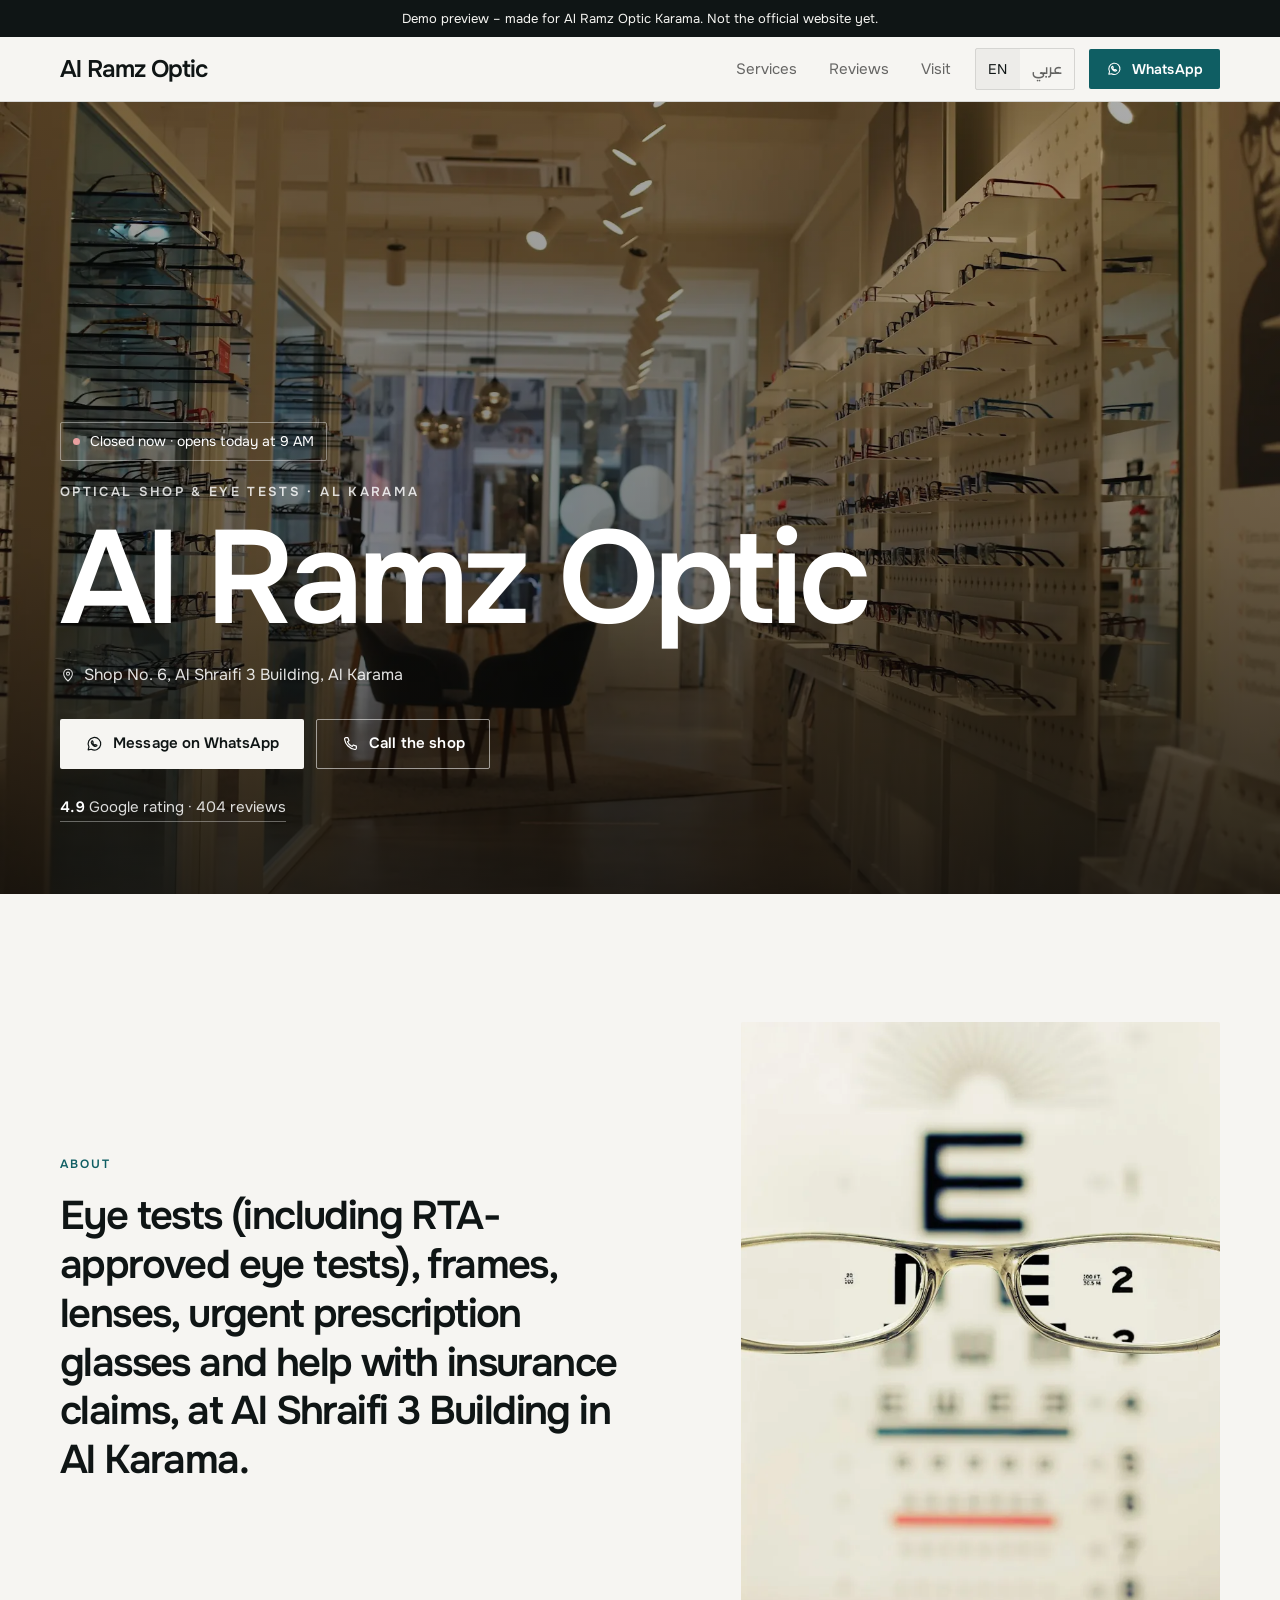
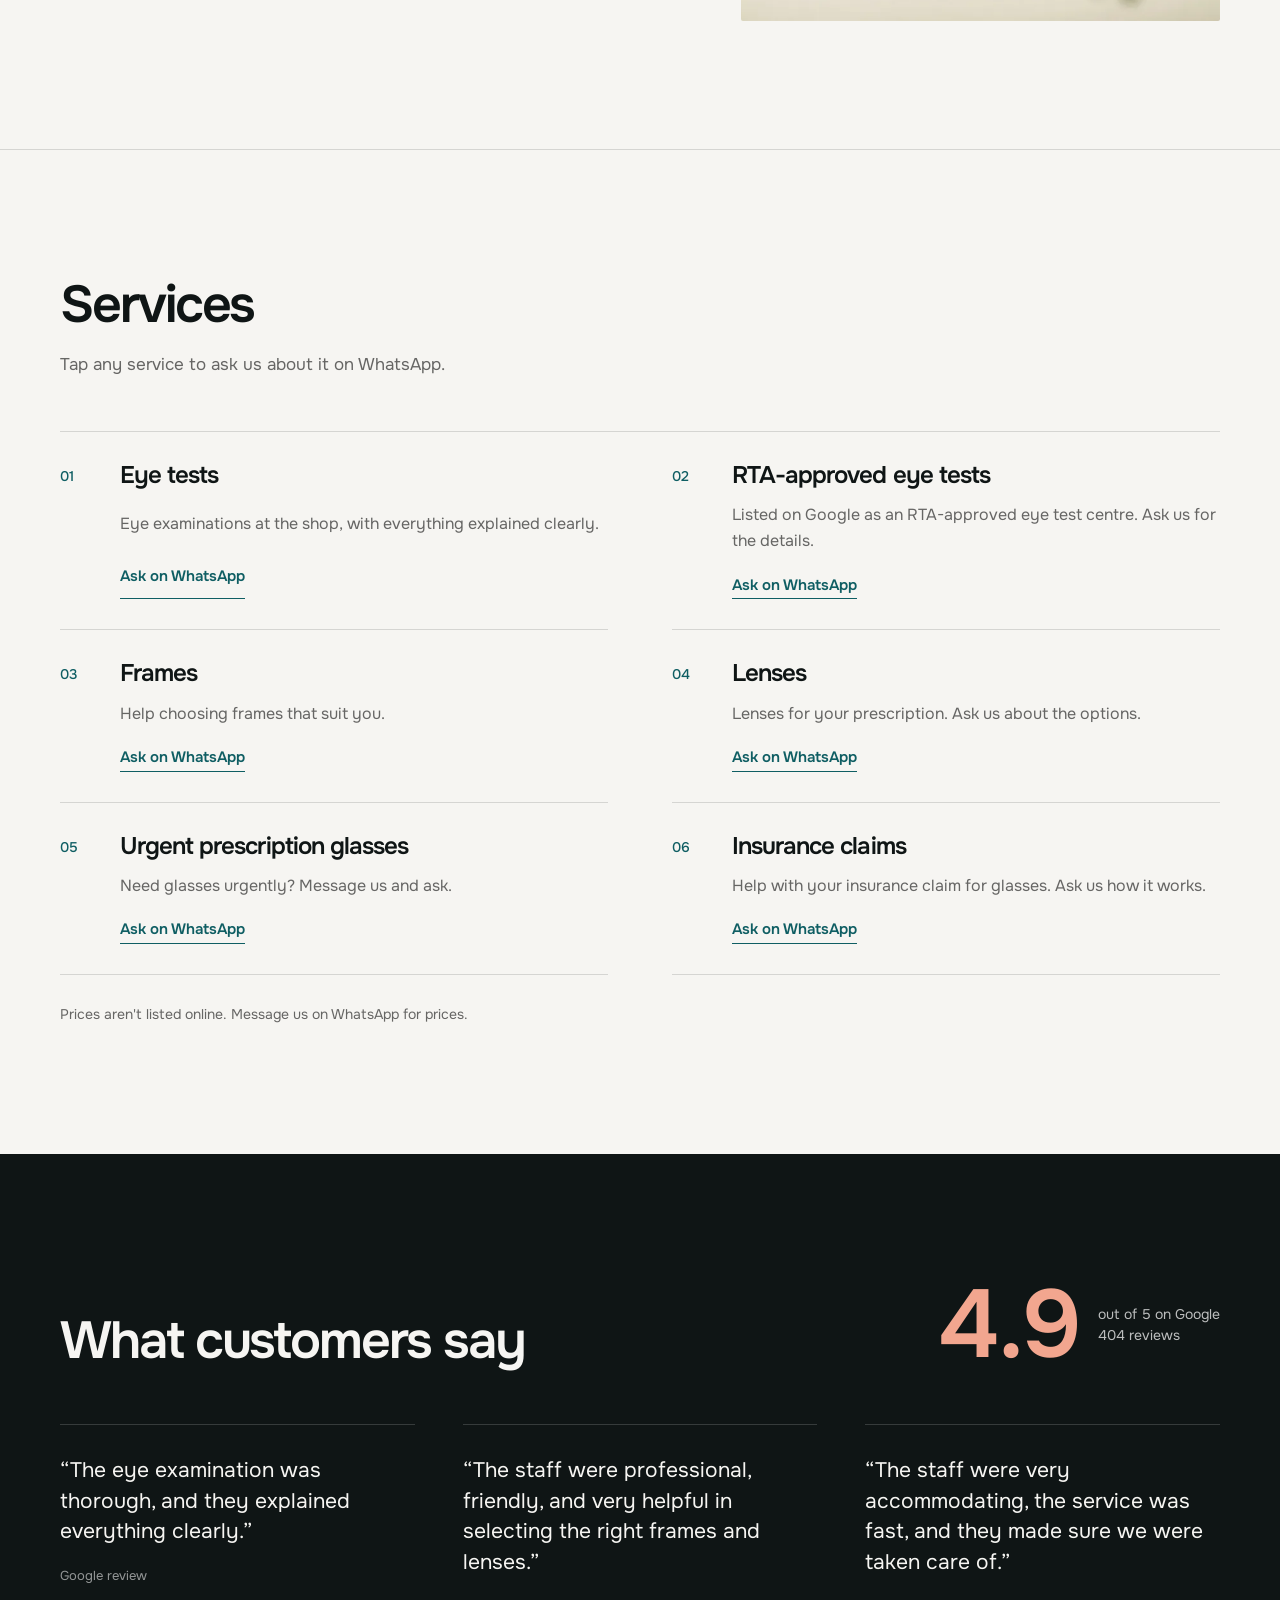
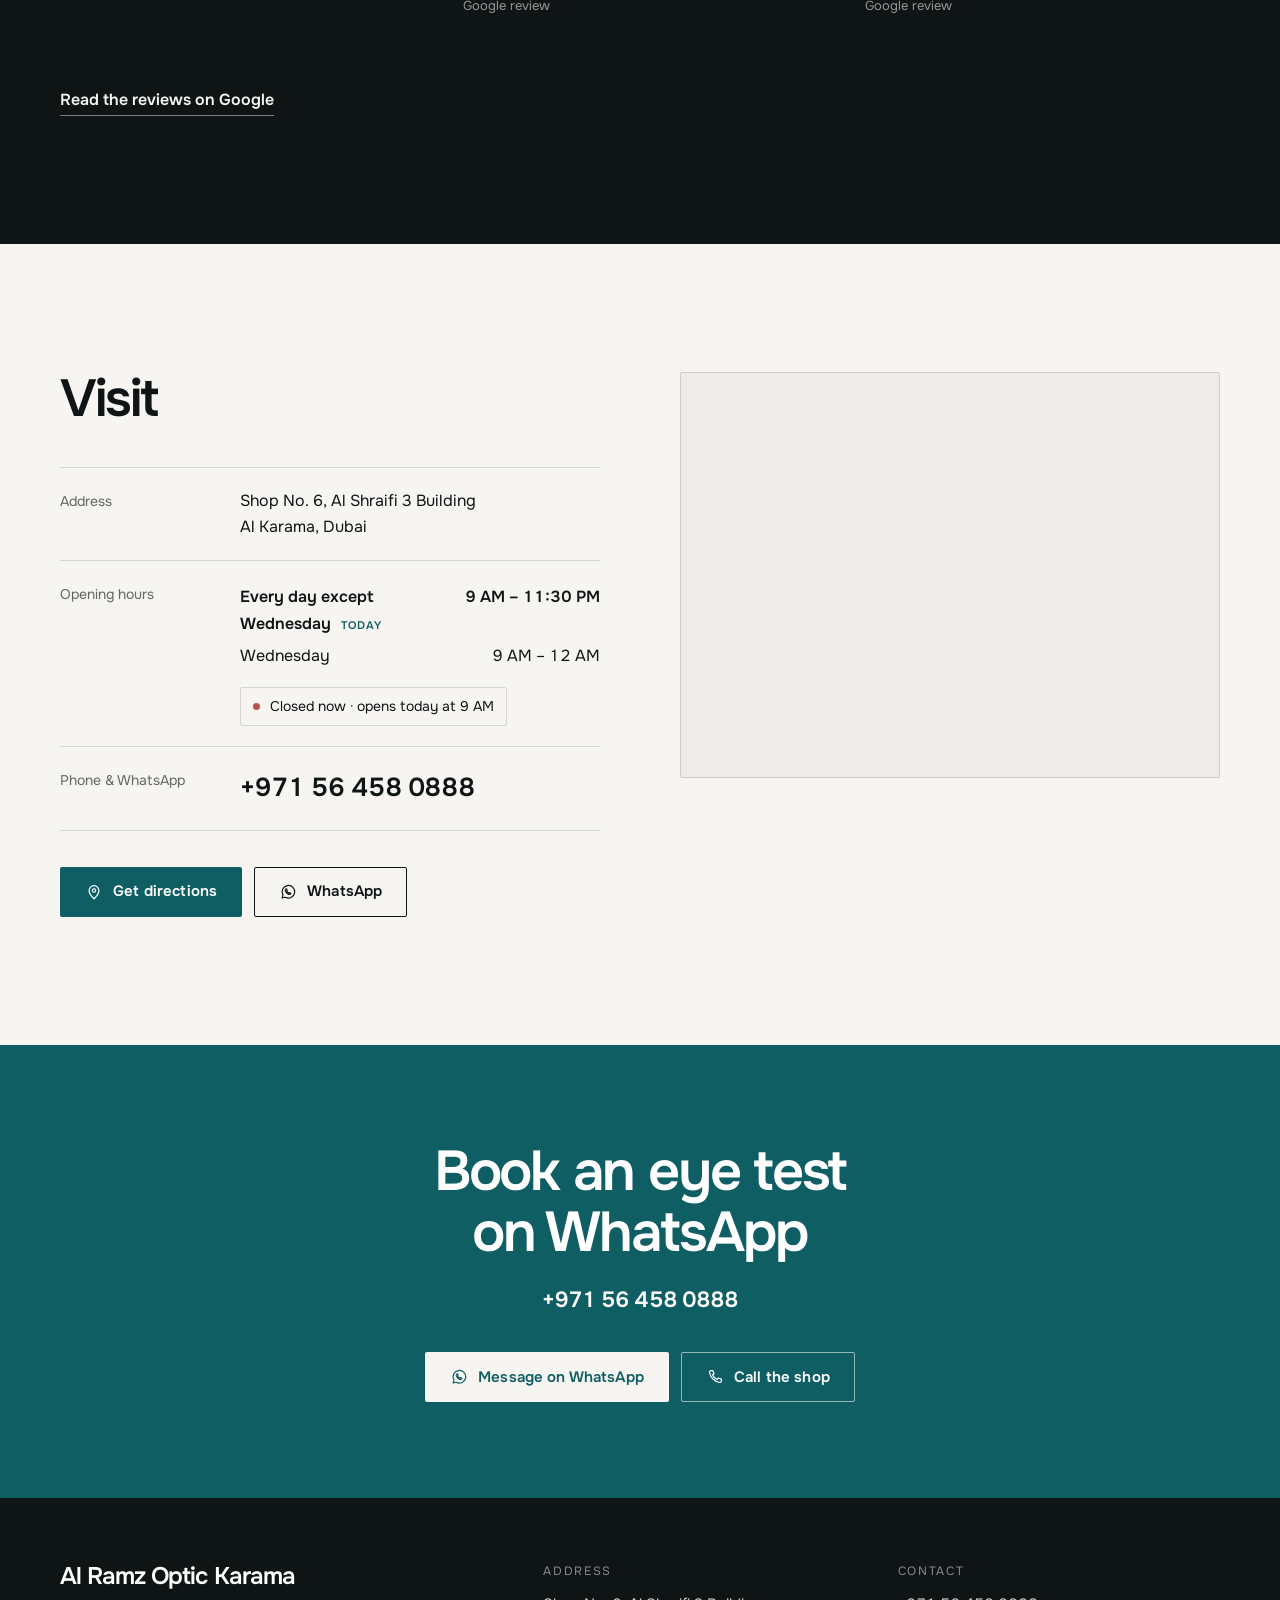
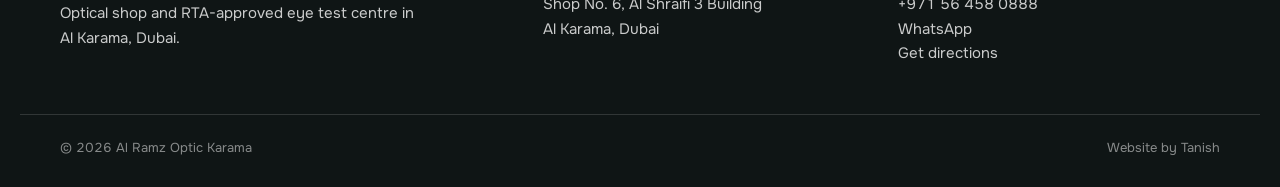
<file: index.html>
<!doctype html>
<html lang="en" dir="ltr">
<head>
  <meta charset="utf-8">
  <meta name="viewport" content="width=device-width, initial-scale=1, viewport-fit=cover">
  <title>Al Ramz Optic Karama · Optical shop &amp; eye tests · Al Karama</title>
  <meta name="description" content="Eye tests (including RTA-approved eye tests), frames, lenses, urgent prescription glasses and help with insurance claims, at Al Shraifi 3 Building in Al Karama. Rated 4.9 on Google.">
  <meta name="robots" content="noindex">
  <meta name="theme-color" content="#F6F5F2">

  <link rel="icon" href="images/icon.png" type="image/png">
  <link rel="apple-touch-icon" href="images/icon.png">

  <!-- Social sharing (WhatsApp, iMessage, X…). WhatsApp previews don't run JavaScript, so these are plain text. -->
  <meta property="og:type" content="website">
  <meta property="og:site_name" content="Al Ramz Optic Karama">
  <meta property="og:title" content="Al Ramz Optic Karama · Shop No. 6, Al Shraifi 3 Building, Al Karama">
  <meta property="og:description" content="Optical shop &amp; eye tests · Al Karama. 4.9 on Google (404 reviews) · Message on WhatsApp.">
  <meta property="og:url" content="https://tanish0212.github.io/al-ramz-optic-demo/">
  <meta property="og:image" content="https://tanish0212.github.io/al-ramz-optic-demo/images/og-image.jpg">
  <meta property="og:image:secure_url" content="https://tanish0212.github.io/al-ramz-optic-demo/images/og-image.jpg">
  <meta property="og:image:type" content="image/jpeg">
  <meta property="og:image:width" content="1200">
  <meta property="og:image:height" content="630">
  <meta property="og:image:alt" content="Al Ramz Optic Karama, Optical shop &amp; eye tests · Al Karama">
  <meta name="twitter:card" content="summary_large_image">
  <meta name="twitter:title" content="Al Ramz Optic Karama · Shop No. 6, Al Shraifi 3 Building, Al Karama">
  <meta name="twitter:description" content="Optical shop &amp; eye tests · Al Karama. 4.9 on Google (404 reviews) · Message on WhatsApp.">
  <meta name="twitter:image" content="https://tanish0212.github.io/al-ramz-optic-demo/images/og-image.jpg">

  <link rel="preconnect" href="https://fonts.googleapis.com">
  <link rel="preconnect" href="https://fonts.gstatic.com" crossorigin>
  <link rel="preload" as="image" href="images/hero.webp" imagesrcset="images/hero-m.webp 1000w, images/hero.webp 2000w" imagesizes="100vw" fetchpriority="high">
  <link rel="preload" as="style" href="https://fonts.googleapis.com/css2?family=Onest:wght@400;500;600;700&amp;family=Alexandria:wght@500;700&amp;display=swap">
  <link rel="stylesheet" href="https://fonts.googleapis.com/css2?family=Onest:wght@400;500;600;700&amp;family=Alexandria:wght@500;700&amp;display=swap" media="print" onload="this.media='all'">
  <noscript><link rel="stylesheet" href="https://fonts.googleapis.com/css2?family=Onest:wght@400;500;600;700&amp;family=Alexandria:wght@500;700&amp;display=swap"></noscript>
  <link rel="stylesheet" href="style.css">
</head>
<body>
  <a class="skip-link" href="#main" data-t="skip">Skip to content</a>

  <!-- DEMO BANNER: delete this line (or set SHOP.showDemoBanner = false) when the site goes live -->
  <p class="demo-banner" data-t="demoBanner">Demo preview – made for Al Ramz Optic Karama. Not the official website yet.</p>

  <header class="site-header">
    <div class="wrap header-inner">
      <a class="wordmark" href="#top" data-t="brandName">Al Ramz Optic</a>
      <nav class="nav" data-t-aria="navLabel" aria-label="Main">
        <a href="#services" data-t="navServices">Services</a>
        <a href="#reviews" data-t="navReviews">Reviews</a>
        <a href="#visit" data-t="navVisit">Visit</a>
      </nav>
      <div class="header-actions">
        <div class="lang" role="group" data-t-aria="langLabel" aria-label="Language">
          <button type="button" data-lang="en" lang="en" aria-pressed="true">EN</button>
          <button type="button" data-lang="ar" lang="ar" aria-pressed="false">عربي</button>
        </div>
        <a class="btn btn-solid btn-sm js-wa" href="https://wa.me/971564580888?text=Hello%20Al%20Ramz%20Optic%2C%20I%20found%20you%20on%20your%20website%20and%20I%27d%20like%20to%20ask%20about%20your%20services." target="_blank" rel="noopener" data-t-aria="waAria" aria-label="Message Al Ramz Optic Karama on WhatsApp">
          <svg class="ico" viewBox="0 0 24 24" width="16" height="16" aria-hidden="true"><use href="#i-wa"/></svg>
          <span class="hide-sm" data-t="waShort">WhatsApp</span>
        </a>
      </div>
    </div>
  </header>

  <main id="main">
    <!-- HERO: full-width photo, shop name over a dark overlay -->
    <section class="hero" id="top" aria-labelledby="hero-title">
      <picture class="hero-photo">
        <source media="(max-width: 700px)" srcset="images/hero-m.webp">
        <img class="js-img" data-img="hero" src="images/hero.webp" alt="Inside an optical shop with walls of frames" width="2000" height="1250" fetchpriority="high">
      </picture>
      <div class="hero-shade" aria-hidden="true"></div>
      <div class="wrap hero-inner">
        <p class="status js-status"><span class="status-dot" aria-hidden="true"></span><span class="status-text"></span></p>
        <p class="hero-kicker" data-t="kicker">Optical shop &amp; eye tests · Al Karama</p>
        <h1 class="hero-name" id="hero-title" data-t="heroName">Al Ramz Optic</h1>
        <p class="hero-place">
          <svg class="ico" viewBox="0 0 24 24" width="16" height="16" aria-hidden="true"><use href="#i-pin"/></svg>
          <span data-t="heroPlace">Shop No. 6, Al Shraifi 3 Building, Al Karama</span>
        </p>
        <div class="actions">
          <a class="btn btn-light js-wa" href="https://wa.me/971564580888?text=Hello%20Al%20Ramz%20Optic%2C%20I%20found%20you%20on%20your%20website%20and%20I%27d%20like%20to%20ask%20about%20your%20services." target="_blank" rel="noopener">
            <svg class="ico" viewBox="0 0 24 24" width="18" height="18" aria-hidden="true"><use href="#i-wa"/></svg>
            <span data-t="waCta">Message on WhatsApp</span><span class="visually-hidden js-newtab"></span>
          </a>
          <a class="btn btn-line-light js-tel" href="tel:+971564580888">
            <svg class="ico" viewBox="0 0 24 24" width="18" height="18" aria-hidden="true"><use href="#i-phone"/></svg>
            <span data-t="callCta">Call us</span>
          </a>
        </div>
        <a class="hero-rating js-reviews" href="https://www.google.com/maps/search/?api=1&amp;query=Al+Ramz+Optic+Al+Shraifi+3+Building+Al+Karama+Dubai" target="_blank" rel="noopener"><span class="num">4.9</span> <span data-t="ratingShort">Google rating</span> · <span data-t="ratingCount">404 reviews</span><span class="visually-hidden js-newtab"></span></a>
      </div>
    </section>

    <!-- INTRO -->
    <section class="section intro" aria-labelledby="intro-title">
      <div class="wrap intro-grid">
        <div class="intro-copy reveal">
          <p class="label" data-t="introLabel">About</p>
          <h2 class="intro-lead" id="intro-title" data-t="intro">Eye tests (including RTA-approved eye tests), frames, lenses, urgent prescription glasses and help with insurance claims, at Al Shraifi 3 Building in Al Karama.</h2>
          <div class="story js-story"></div>
          <dl class="facts js-facts"></dl>
        </div>
        <figure class="intro-photo reveal">
          <img class="js-img" data-img="intro" src="images/photo-1.webp" alt="Looking at an eye chart through a pair of glasses" width="1120" height="1400" loading="lazy" decoding="async">
        </figure>
      </div>
    </section>

    <!-- SERVICES -->
    <section class="section services-section" id="services" aria-labelledby="services-title">
      <div class="wrap">
        <header class="section-head reveal">
          <h2 id="services-title" data-t="servicesTitle">Services</h2>
          <p class="section-intro" data-t="servicesIntro"></p>
        </header>
        <ol class="services js-services" role="list"></ol>
        <p class="note reveal" data-t="quoteNote"></p>
      </div>
    </section>

    <!-- PHOTOS -->


    <!-- REVIEWS -->
    <section class="section reviews-section" id="reviews" aria-labelledby="reviews-title">
      <div class="wrap">
        <div class="reviews-head reveal">
          <div>
            <h2 id="reviews-title" data-t="reviewsTitle">What customers say</h2>
            <p class="reviews-sub js-reviews-sub"></p>
          </div>
          <div class="score">
            <span class="score-value num" lang="en" dir="ltr">4.9</span>
            <span class="score-meta"><span data-t="outOf">out of 5 on Google</span><br><span data-t="ratingCount">404 reviews</span></span>
          </div>
        </div>
        <ul class="reviews js-reviews-list" role="list"></ul>
        <a class="text-link js-reviews reveal" href="https://www.google.com/maps/search/?api=1&amp;query=Al+Ramz+Optic+Al+Shraifi+3+Building+Al+Karama+Dubai" target="_blank" rel="noopener"><span data-t="readMore">Read the reviews on Google</span><span class="visually-hidden js-newtab"></span></a>
      </div>
    </section>

    <!-- VISIT -->
    <section class="section visit-section" id="visit" aria-labelledby="visit-title">
      <div class="wrap visit-grid">
        <div class="visit-copy reveal">
          <h2 id="visit-title" data-t="visitTitle">Visit</h2>
          <dl class="info">
            <div>
              <dt data-t="addressLabel">Address</dt>
              <dd><address class="js-address"></address></dd>
            </div>
            <div>
              <dt data-t="hoursLabel">Opening hours</dt>
              <dd>
                <table class="hours js-hours"></table>
                <p class="status status--ink js-status"><span class="status-dot" aria-hidden="true"></span><span class="status-text"></span></p>
              </dd>
            </div>
            <div>
              <dt data-t="phoneLabel">Phone &amp; WhatsApp</dt>
              <dd><a class="phone-link js-tel js-phone" href="tel:+971564580888">+971 56 458 0888</a></dd>
            </div>
          </dl>
          <div class="actions">
            <a class="btn btn-solid js-dir" href="https://www.google.com/maps/search/?api=1&amp;query=Al+Ramz+Optic+Al+Shraifi+3+Building+Al+Karama+Dubai" target="_blank" rel="noopener">
              <svg class="ico" viewBox="0 0 24 24" width="18" height="18" aria-hidden="true"><use href="#i-pin"/></svg>
              <span data-t="directions">Get directions</span><span class="visually-hidden js-newtab"></span>
            </a>
            <a class="btn btn-line js-wa" href="https://wa.me/971564580888?text=Hello%20Al%20Ramz%20Optic%2C%20I%20found%20you%20on%20your%20website%20and%20I%27d%20like%20to%20ask%20about%20your%20services." target="_blank" rel="noopener">
              <svg class="ico" viewBox="0 0 24 24" width="18" height="18" aria-hidden="true"><use href="#i-wa"/></svg>
              <span data-t="waShort">WhatsApp</span><span class="visually-hidden js-newtab"></span>
            </a>
          </div>
        </div>
        <div class="map reveal">
          <iframe class="js-map" title="Map" width="640" height="480" loading="lazy" referrerpolicy="no-referrer-when-downgrade" allowfullscreen></iframe>
        </div>
      </div>
    </section>

    <!-- CLOSING -->
    <section class="closing" aria-labelledby="closing-title">
      <div class="wrap closing-inner reveal">
        <h2 id="closing-title" class="closing-title" data-t="closingTitle">Book an eye test on WhatsApp</h2>
        <p class="closing-phone"><a class="js-tel js-phone" href="tel:+971564580888">+971 56 458 0888</a></p>
        <div class="actions actions--center">
          <a class="btn btn-light js-wa" href="https://wa.me/971564580888?text=Hello%20Al%20Ramz%20Optic%2C%20I%20found%20you%20on%20your%20website%20and%20I%27d%20like%20to%20ask%20about%20your%20services." target="_blank" rel="noopener">
            <svg class="ico" viewBox="0 0 24 24" width="18" height="18" aria-hidden="true"><use href="#i-wa"/></svg>
            <span data-t="waCta">Message on WhatsApp</span><span class="visually-hidden js-newtab"></span>
          </a>
          <a class="btn btn-line-light js-tel" href="tel:+971564580888">
            <svg class="ico" viewBox="0 0 24 24" width="18" height="18" aria-hidden="true"><use href="#i-phone"/></svg>
            <span data-t="callCta">Call us</span>
          </a>
        </div>
      </div>
    </section>
  </main>

  <footer class="site-footer">
    <div class="wrap footer-grid">
      <div>
        <p class="footer-name" data-t="footerName">Al Ramz Optic Karama</p>
        <p class="footer-tag" data-t="footerTag"></p>
      </div>
      <div>
        <p class="footer-label" data-t="addressLabel">Address</p>
        <address class="js-address"></address>
      </div>
      <div>
        <p class="footer-label" data-t="footerContact">Contact</p>
        <p><a class="js-tel js-phone" href="tel:+971564580888">+971 56 458 0888</a></p>
        <p><a class="js-wa" href="https://wa.me/971564580888?text=Hello%20Al%20Ramz%20Optic%2C%20I%20found%20you%20on%20your%20website%20and%20I%27d%20like%20to%20ask%20about%20your%20services." target="_blank" rel="noopener"><span data-t="waShort">WhatsApp</span><span class="visually-hidden js-newtab"></span></a></p>
        <p><a class="js-dir" href="https://www.google.com/maps/search/?api=1&amp;query=Al+Ramz+Optic+Al+Shraifi+3+Building+Al+Karama+Dubai" target="_blank" rel="noopener"><span data-t="directions">Get directions</span><span class="visually-hidden js-newtab"></span></a></p>
      </div>
    </div>
    <div class="wrap footer-bottom">
      <p>© <span class="js-year num"></span> <span lang="en" data-shop="name">Al Ramz Optic Karama</span></p>
      <p data-t="credit">Website by Tanish</p>
    </div>
  </footer>

  <a class="fab js-wa" href="https://wa.me/971564580888?text=Hello%20Al%20Ramz%20Optic%2C%20I%20found%20you%20on%20your%20website%20and%20I%27d%20like%20to%20ask%20about%20your%20services." target="_blank" rel="noopener" data-t-aria="waAria" aria-label="Message Al Ramz Optic Karama on WhatsApp">
    <svg viewBox="0 0 24 24" width="24" height="24" aria-hidden="true"><use href="#i-wa"/></svg>
  </a>

  <!-- The only icons: WhatsApp, phone, map pin -->
  <svg width="0" height="0" style="position:absolute" aria-hidden="true" focusable="false">
    <symbol id="i-wa" viewBox="0 0 24 24"><g fill="none" stroke="currentColor" stroke-width="1.6" stroke-linecap="round" stroke-linejoin="round"><path d="M4.2 19.8l1.1-3.9A8.4 8.4 0 1 1 8.4 19z"/><path d="M9 8.3c.2-.5.6-.6 1-.5l.9 2-.7.9c.5 1.2 1.5 2.2 2.8 2.8l.9-.7 2 .9c.1.4 0 .8-.5 1.1-.9.6-2.1.6-3.6-.2a8.4 8.4 0 0 1-2.9-2.9c-.8-1.5-.8-2.7.1-3.4z"/></g></symbol>
    <symbol id="i-pin" viewBox="0 0 24 24"><g fill="none" stroke="currentColor" stroke-width="1.6" stroke-linecap="round" stroke-linejoin="round"><path d="M12 21s-6.5-5.8-6.5-11a6.5 6.5 0 0 1 13 0c0 5.2-6.5 11-6.5 11Z"/><circle cx="12" cy="10" r="2.3"/></g></symbol>
    <symbol id="i-phone" viewBox="0 0 24 24"><path fill="none" stroke="currentColor" stroke-width="1.6" stroke-linecap="round" stroke-linejoin="round" d="M6.6 3.5h2.6l1.5 4.2-2 1.4a10.6 10.6 0 0 0 6.2 6.2l1.4-2 4.2 1.5v2.6a1.9 1.9 0 0 1-2 1.9A16.2 16.2 0 0 1 4.7 5.5a1.9 1.9 0 0 1 1.9-2Z"/></symbol>
  </svg>

  <noscript>
    <div class="noscript">Al Ramz Optic Karama · Shop No. 6, Al Shraifi 3 Building, Al Karama · <a href="https://wa.me/971564580888">WhatsApp +971 56 458 0888</a></div>
  </noscript>

  <script src="script.js"></script>
</body>
</html>
</file>
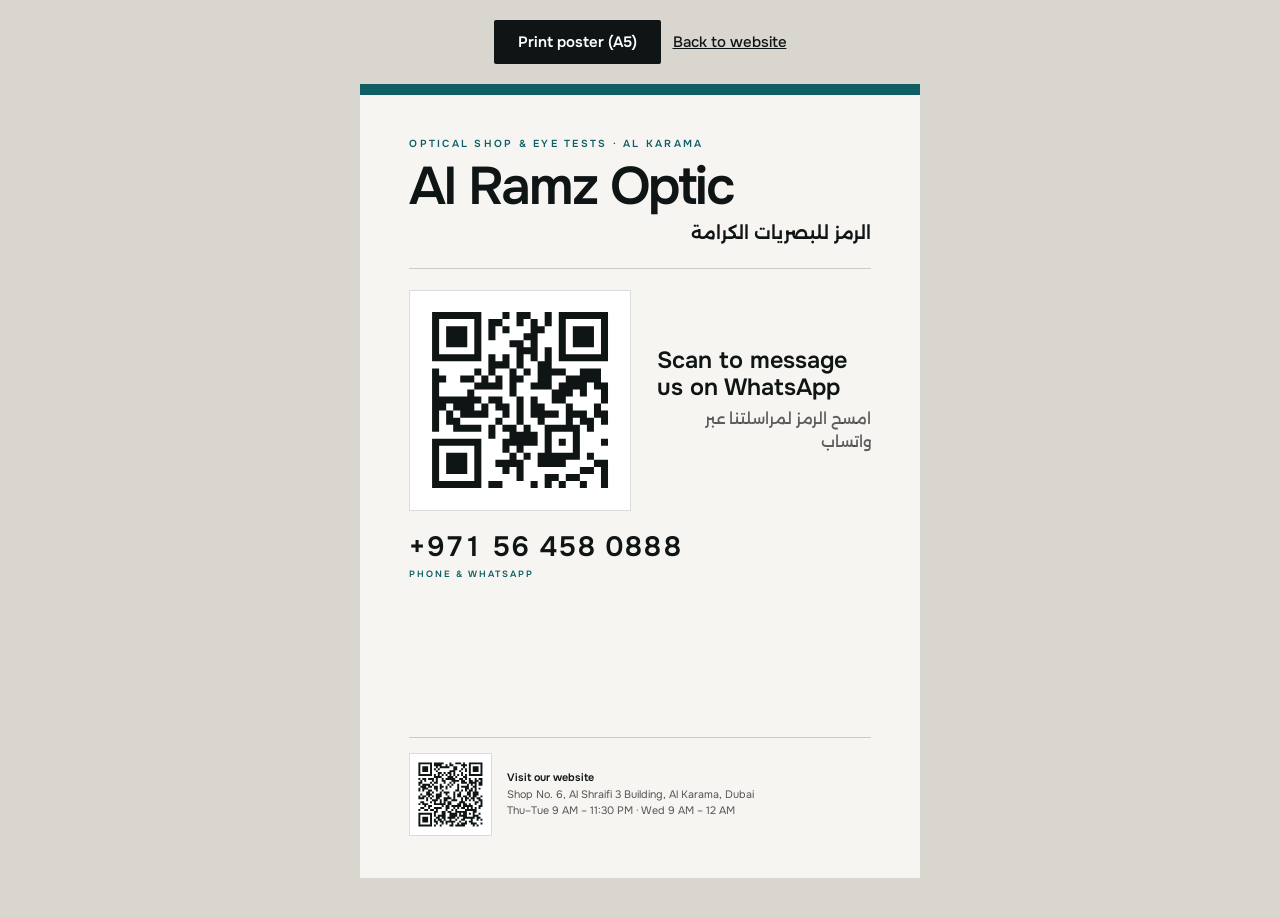
<file: poster.html>
<!doctype html>
<html lang="en">
<head>
  <meta charset="utf-8">
  <meta name="viewport" content="width=device-width, initial-scale=1">
  <meta name="robots" content="noindex">
  <title>Counter poster · Al Ramz Optic Karama</title>
  <link rel="icon" href="images/icon.png" type="image/png">
  <link rel="preconnect" href="https://fonts.googleapis.com">
  <link rel="preconnect" href="https://fonts.gstatic.com" crossorigin>
  <link rel="stylesheet" href="https://fonts.googleapis.com/css2?family=Onest:wght@400;500;600;700&amp;family=Alexandria:wght@500;700&amp;display=swap">
  <style>
    /* Printable A5 counter poster. Print with "Margins: none" and "Background graphics" on.
       QR codes are static inline SVG, generated locally with segno (see README). */
    @page { size: A5 portrait; margin: 0; }
    * { box-sizing: border-box; }
    html, body { margin: 0; }
    body { background: #D9D6D0; font-family: "Onest", system-ui, -apple-system, "Segoe UI", sans-serif; color: #0F1515; -webkit-print-color-adjust: exact; print-color-adjust: exact; }
    .toolbar { display: flex; justify-content: center; flex-wrap: wrap; gap: 12px; padding: 20px 16px 0; }
    .toolbar button { font: 600 15px "Onest", system-ui, -apple-system, "Segoe UI", sans-serif; padding: 0 24px; min-height: 44px; border: 0; border-radius: 2px; background: #0F1515; color: #fff; cursor: pointer; }
    .toolbar a { font: 500 15px "Onest", system-ui, -apple-system, "Segoe UI", sans-serif; color: #0F1515; align-self: center; min-height: 44px; display: inline-flex; align-items: center; }
    .sheet {
      width: 148mm; height: 210mm; margin: 20px auto 40px; background: #F6F5F2;
      padding: 14mm 13mm 11mm; display: flex; flex-direction: column; position: relative; overflow: hidden;
      font-variant-numeric: lining-nums;
    }
    .kicker { margin: 0; font: 600 2.7mm/1.3 "Onest", system-ui, -apple-system, "Segoe UI", sans-serif; letter-spacing: .22em; text-transform: uppercase; color: #0F5E63; }
    .name { margin: 3mm 0 0; font: 600 14mm/0.98 "Onest", system-ui, -apple-system, "Segoe UI", sans-serif; letter-spacing: -0.04em; }
    .ar-name { margin: 2mm 0 0; font: 600 4.6mm/1.4 "Alexandria", "Segoe UI", Tahoma, sans-serif; direction: rtl; text-align: start; }
    .rule { height: 0; border-top: .25mm solid #0F1515; opacity: .18; margin: 6mm 0 5.5mm; }
    .row { display: flex; gap: 7mm; align-items: center; }
    .qr-box { padding: 2mm; background: #fff; border: .25mm solid rgba(0,0,0,.14); flex: none; }
    .qr { display: block; width: 54mm; height: 54mm; }
    .cta { margin: 0; font: 600 6.2mm/1.15 "Onest", system-ui, -apple-system, "Segoe UI", sans-serif; }
    .cta-ar { margin: 2mm 0 0; font: 500 4mm/1.5 "Alexandria", "Segoe UI", Tahoma, sans-serif; direction: rtl; color: rgba(0,0,0,.62); }
    .phone { margin: 6mm 0 0; font: 600 7.4mm/1 "Onest", system-ui, -apple-system, "Segoe UI", sans-serif; letter-spacing: .01em; font-variant-numeric: lining-nums tabular-nums; }
    .phone-label { margin: 1.6mm 0 0; font: 600 2.4mm "Onest", system-ui, -apple-system, "Segoe UI", sans-serif; letter-spacing: .2em; text-transform: uppercase; color: #0F5E63; }
    .foot { margin-top: auto; display: flex; align-items: center; gap: 4mm; padding-top: 4mm; border-top: .25mm solid rgba(0,0,0,.18); }
    .qr-small { display: block; width: 19mm; height: 19mm; flex: none; background: #fff; padding: 1.2mm; box-sizing: content-box; border: .25mm solid rgba(0,0,0,.14); }
    .foot p { margin: 0; font: 400 2.85mm/1.5 "Onest", system-ui, -apple-system, "Segoe UI", sans-serif; color: rgba(0,0,0,.66); }
    .foot b { font-weight: 600; color: #0F1515; }
    .band { position: absolute; left: 0; right: 0; top: 0; height: 3mm; background: #0F5E63; }
    @media print {
      body { background: none; }
      .toolbar { display: none; }
      .sheet { margin: 0; }
    }
    @media screen and (max-width: 600px) { .sheet { zoom: .62; } }
  </style>
</head>
<body>
  <div class="toolbar">
    <button type="button" onclick="window.print()">Print poster (A5)</button>
    <a href="./">Back to website</a>
  </div>

  <main class="sheet">
    <div class="band"></div>
    <p class="kicker">Optical shop &amp; eye tests · Al Karama</p>
    <h1 class="name">Al Ramz Optic</h1>
    <p class="ar-name" lang="ar">الرمز للبصريات الكرامة</p>
    <div class="rule"></div>
    <div class="row">
      <div class="qr-box">
        <svg role="img" aria-label="QR code that opens a WhatsApp chat with Al Ramz Optic Karama" viewBox="0 0 29 29" class="qr"><path class="qrline" stroke="#0f1515" d="M2 2.5h7m3 0h1m1 0h2m2 0h1m1 0h7m-25 1h1m5 0h1m1 0h2m2 0h1m1 0h1m1 0h1m1 0h1m5 0h1m-25 1h1m1 0h3m1 0h1m1 0h1m1 0h1m3 0h2m2 0h1m1 0h3m1 0h1m-25 1h1m1 0h3m1 0h1m1 0h1m4 0h2m3 0h1m1 0h3m1 0h1m-25 1h1m1 0h3m1 0h1m4 0h2m1 0h1m3 0h1m1 0h3m1 0h1m-25 1h1m5 0h1m5 0h3m1 0h1m1 0h1m5 0h1m-25 1h7m1 0h1m1 0h1m1 0h1m1 0h1m1 0h1m1 0h7m-17 1h3m1 0h1m2 0h2m-17 1h1m5 0h1m1 0h1m2 0h1m1 0h1m1 0h4m2 0h3m-24 1h2m2 0h2m1 0h1m1 0h1m1 0h2m2 0h2m2 0h5m-24 1h1m5 0h4m1 0h1m2 0h3m1 0h4m1 0h2m-25 1h1m4 0h1m5 0h1m5 0h3m1 0h1m2 0h1m-25 1h7m1 0h2m2 0h1m1 0h1m2 0h2m5 0h1m-25 1h2m1 0h3m1 0h1m1 0h2m1 0h1m1 0h2m3 0h1m3 0h1m-24 1h1m1 0h1m1 0h4m2 0h1m1 0h1m1 0h4m1 0h3m1 0h2m-25 1h1m1 0h2m5 0h1m2 0h1m2 0h1m3 0h1m1 0h2m1 0h1m-25 1h1m2 0h4m1 0h1m1 0h2m1 0h1m2 0h5m1 0h1m-15 1h1m2 0h4m1 0h1m3 0h1m-21 1h7m3 0h5m1 0h1m1 0h1m1 0h1m3 0h1m-25 1h1m5 0h1m3 0h1m1 0h1m3 0h1m3 0h1m-21 1h1m1 0h3m1 0h1m4 0h1m1 0h1m1 0h6m1 0h1m-23 1h1m1 0h3m1 0h1m2 0h4m2 0h4m4 0h2m-25 1h1m1 0h3m1 0h1m3 0h1m1 0h1m8 0h2m1 0h1m-25 1h1m5 0h1m5 0h1m3 0h2m1 0h2m3 0h1m-25 1h7m1 0h2m4 0h1m1 0h1m1 0h1m2 0h1m2 0h1"/></svg>
      </div>
      <div>
        <p class="cta">Scan to message us on WhatsApp</p>
        <p class="cta-ar" lang="ar">امسح الرمز لمراسلتنا عبر واتساب</p>
      </div>
    </div>
    <p class="phone">+971 56 458 0888</p>
    <p class="phone-label">Phone &amp; WhatsApp</p>
    <div class="foot">
      <svg role="img" aria-label="QR code that opens the Al Ramz Optic Karama website" viewBox="0 0 37 37" class="qr-small"><path class="qrline" stroke="#0f1515" d="M2 2.5h7m1 0h5m3 0h1m2 0h3m1 0h1m2 0h7m-33 1h1m5 0h1m1 0h4m2 0h1m1 0h2m4 0h3m1 0h1m5 0h1m-33 1h1m1 0h3m1 0h1m2 0h1m1 0h5m2 0h2m3 0h1m2 0h1m1 0h3m1 0h1m-33 1h1m1 0h3m1 0h1m1 0h1m1 0h1m7 0h2m2 0h1m1 0h1m1 0h1m1 0h3m1 0h1m-33 1h1m1 0h3m1 0h1m2 0h1m6 0h3m2 0h1m2 0h1m1 0h1m1 0h3m1 0h1m-33 1h1m5 0h1m3 0h2m1 0h1m1 0h2m1 0h1m3 0h1m3 0h1m5 0h1m-33 1h7m1 0h1m1 0h1m1 0h1m1 0h1m1 0h1m1 0h1m1 0h1m1 0h1m1 0h1m1 0h7m-25 1h4m3 0h3m1 0h1m3 0h2m-25 1h1m1 0h2m1 0h3m1 0h1m2 0h1m1 0h5m2 0h2m1 0h1m1 0h1m2 0h1m1 0h2m-32 1h1m1 0h1m3 0h1m1 0h1m2 0h2m3 0h4m1 0h2m2 0h2m1 0h2m1 0h1m-33 1h2m4 0h1m1 0h2m3 0h1m2 0h1m1 0h1m3 0h3m1 0h4m1 0h2m-33 1h1m1 0h4m1 0h1m3 0h1m3 0h1m1 0h1m2 0h1m4 0h1m1 0h1m1 0h1m1 0h2m-32 1h3m1 0h2m1 0h2m1 0h2m1 0h1m1 0h1m3 0h1m1 0h4m2 0h2m-30 1h1m1 0h3m3 0h2m1 0h1m2 0h1m5 0h1m3 0h2m1 0h1m1 0h1m1 0h1m-32 1h1m1 0h1m2 0h2m2 0h1m2 0h1m6 0h2m1 0h1m1 0h1m1 0h2m1 0h1m-26 1h2m1 0h1m3 0h1m1 0h3m2 0h1m2 0h1m3 0h2m1 0h3m-30 1h1m2 0h3m2 0h3m2 0h1m3 0h1m1 0h2m3 0h2m1 0h3m-31 1h1m1 0h2m1 0h1m1 0h1m1 0h3m3 0h1m2 0h1m1 0h2m1 0h2m1 0h1m1 0h2m2 0h1m-33 1h3m1 0h1m1 0h1m2 0h2m2 0h4m1 0h1m3 0h1m1 0h2m1 0h2m1 0h2m-28 1h1m2 0h3m1 0h1m1 0h2m2 0h3m2 0h1m1 0h1m1 0h1m1 0h1m2 0h2m-32 1h2m3 0h1m1 0h1m2 0h1m1 0h1m1 0h2m4 0h3m5 0h2m1 0h1m-33 1h1m1 0h3m3 0h6m1 0h2m3 0h2m1 0h2m1 0h1m2 0h1m2 0h1m-30 1h1m1 0h2m5 0h1m1 0h2m1 0h5m1 0h5m3 0h2m-32 1h2m2 0h1m2 0h4m2 0h2m2 0h1m1 0h1m1 0h2m1 0h1m1 0h1m1 0h1m1 0h1m-32 1h1m2 0h2m1 0h2m1 0h1m4 0h1m2 0h1m1 0h1m4 0h6m-22 1h2m2 0h2m1 0h2m2 0h6m3 0h2m-30 1h7m1 0h1m3 0h2m2 0h4m1 0h1m1 0h2m1 0h1m1 0h1m2 0h1m-32 1h1m5 0h1m1 0h1m1 0h4m2 0h4m1 0h4m3 0h3m-31 1h1m1 0h3m1 0h1m2 0h2m1 0h2m1 0h4m1 0h1m2 0h6m1 0h2m-32 1h1m1 0h3m1 0h1m1 0h1m1 0h2m1 0h1m2 0h1m2 0h1m2 0h2m3 0h1m2 0h1m1 0h1m-33 1h1m1 0h3m1 0h1m1 0h2m1 0h2m1 0h5m2 0h1m2 0h1m1 0h2m-28 1h1m5 0h1m2 0h1m2 0h1m1 0h1m2 0h1m2 0h1m1 0h3m2 0h3m2 0h1m-33 1h7m1 0h1m2 0h1m4 0h2m1 0h5m4 0h1m1 0h1"/></svg>
      <p><b>Visit our website</b><br>Shop No. 6, Al Shraifi 3 Building, Al Karama, Dubai<br>Thu–Tue 9 AM – 11:30 PM · Wed 9 AM – 12 AM</p>
    </div>
  </main>
</body>
</html>
</file>
<file: style.css>
/* Al Ramz Optic Karama: editorial design. Two brand colours: #0F5E63 / #F2A68F. */

:root {
  --accent: #0F5E63; --accent-2: #F2A68F; --on-accent: #FFFFFF;
  --ink: #0F1515; --paper: #F6F5F2; --paper-2: rgba(0, 0, 0, .035);
  --muted: rgba(20, 20, 20, .64); --line: rgba(20, 20, 20, .14);
  --f-display: "Onest", system-ui, -apple-system, "Segoe UI", sans-serif; --f-body: "Onest", system-ui, -apple-system, "Segoe UI", sans-serif; --f-quote: "Onest", system-ui, -apple-system, "Segoe UI", sans-serif;
  --f-ar: "Alexandria", "Segoe UI", Tahoma, sans-serif; --f-ar-display: "Alexandria", "Segoe UI", Tahoma, sans-serif;
  --display-weight: 600; --ar-display-weight: 700; --display-tracking: -0.04em;
  --radius: 2px; --hero-pos: 50% 50%;
  color-scheme: light;
}

/* ======================================================================
   Shared editorial stylesheet. Each site sets only the variables above
   this block: two brand colours (--accent, --accent-2), near-black ink,
   off-white paper, and its fonts. No shadows, no gradients except the
   photo overlay, 1px rules, small radius, fades only.
   ====================================================================== */
*, *::before, *::after { box-sizing: border-box; }
html { -webkit-text-size-adjust: 100%; scroll-behavior: smooth; scroll-padding-top: 72px; }
body {
  margin: 0; background: var(--paper); color: var(--ink);
  font: 400 1rem/1.65 var(--f-body); font-variant-numeric: lining-nums;
  -webkit-font-smoothing: antialiased; text-rendering: optimizeLegibility;
}
html[lang="ar"] body { font-family: var(--f-ar); line-height: 1.8; }
img { display: block; max-width: 100%; height: auto; }
a { color: inherit; }
h1, h2, h3, p, dl, dd, figure, ol, ul { margin: 0; }
ol, ul { padding: 0; list-style: none; }
address { font-style: normal; }
button { font: inherit; color: inherit; }
:focus-visible { outline: 2px solid var(--accent); outline-offset: 3px; }

.wrap { width: 100%; max-width: 1240px; margin-inline: auto; padding-inline: 20px; }
@media (min-width: 768px) { .wrap { padding-inline: 40px; } }
.visually-hidden { position: absolute !important; width: 1px; height: 1px; overflow: hidden; clip: rect(0 0 0 0); white-space: nowrap; }
.num, .ltr { font-variant-numeric: lining-nums tabular-nums; }
.skip-link { position: absolute; inset-inline-start: 12px; top: -60px; z-index: 100; background: var(--ink); color: var(--paper); padding: 10px 16px; text-decoration: none; }
.skip-link:focus { top: 12px; }

/* ---------- type ---------- */
h1, h2, h3, .wordmark, .footer-name, .score-value, .closing-phone, .phone-link {
  font-family: var(--f-display); font-weight: var(--display-weight); letter-spacing: var(--display-tracking);
}
html[lang="ar"] :is(h1, h2, h3, .wordmark, .footer-name, .closing-title) { font-family: var(--f-ar-display); letter-spacing: 0; font-weight: var(--ar-display-weight); }
h2 { font-size: clamp(2rem, 4.4vw, 3.25rem); line-height: 1.05; }
html[lang="ar"] h2 { line-height: 1.35; }
.label {
  font: 600 .75rem/1 var(--f-body); letter-spacing: .16em; text-transform: uppercase; color: var(--accent);
  margin-bottom: 22px;
}
html[lang="ar"] .label { font-family: var(--f-ar); letter-spacing: 0; text-transform: none; font-size: .9375rem; }

/* ---------- buttons ---------- */
.btn {
  display: inline-flex; align-items: center; justify-content: center; gap: 10px;
  min-height: 50px; padding: 0 24px; border-radius: var(--radius); border: 1px solid transparent;
  font: 600 .9375rem/1 var(--f-body); letter-spacing: .01em; text-decoration: none; white-space: nowrap;
  transition: background-color .2s, color .2s, border-color .2s;
}
html[lang="ar"] .btn { font-family: var(--f-ar); font-size: 1rem; letter-spacing: 0; }
.btn-sm { min-height: 40px; padding: 0 16px; font-size: .875rem; }
.btn-solid { background: var(--accent); color: var(--on-accent); }
.btn-solid:hover { background: var(--ink); }
.btn-line { border-color: var(--ink); color: var(--ink); }
.btn-line:hover { background: var(--ink); color: var(--paper); }
.btn-light { background: var(--paper); color: var(--ink); }
.btn-light:hover { background: #fff; }
.btn-line-light { border-color: rgba(255, 255, 255, .55); color: #fff; }
.btn-line-light:hover { border-color: #fff; background: rgba(255, 255, 255, .08); }
.ico { flex: none; }
.actions { display: flex; flex-wrap: wrap; gap: 12px; }
.actions--center { justify-content: center; }

/* ---------- demo banner + header ---------- */
.demo-banner { background: var(--ink); color: var(--paper); text-align: center; font-size: .8125rem; padding: 8px 16px; }
.demo-banner[hidden] { display: none; }
.site-header {
  position: sticky; top: 0; z-index: 50; background: var(--paper);
  border-bottom: 1px solid var(--line);
}
.header-inner { display: flex; align-items: center; gap: 24px; min-height: 64px; }
.wordmark { font-size: 1.5rem; line-height: 1.1; text-decoration: none; margin-inline-end: auto; }
.nav { display: none; gap: 32px; }
.nav a { font-size: .9375rem; text-decoration: none; color: var(--muted); }
.nav a:hover { color: var(--ink); }
.header-actions { display: flex; align-items: center; gap: 14px; }
.lang { display: flex; border: 1px solid var(--line); border-radius: var(--radius); }
.lang button { background: none; border: 0; padding: 0 12px; min-height: 40px; min-width: 44px; cursor: pointer; font-size: .875rem; color: var(--muted); }
.lang button[aria-pressed="true"] { color: var(--ink); background: var(--paper-2); }
.lang button[lang="ar"] { font-family: var(--f-ar); }
.hide-sm { display: none; }
@media (min-width: 900px) { .nav { display: flex; } .hide-sm { display: inline; } }

/* ---------- hero ---------- */
.hero { position: relative; min-height: min(88svh, 820px); display: flex; align-items: flex-end; color: #fff; background: var(--ink); overflow: hidden; }
.hero-photo, .hero-photo img { position: absolute; inset: 0; width: 100%; height: 100%; }
.hero-photo img { object-fit: cover; object-position: var(--hero-pos, 50% 50%); }
.hero-shade { position: absolute; inset: 0; background: linear-gradient(to top, rgba(8, 8, 8, .82) 0%, rgba(8, 8, 8, .5) 45%, rgba(8, 8, 8, .34) 100%); }
.hero-inner { position: relative; padding-top: 120px; padding-bottom: 48px; }
@media (min-width: 768px) { .hero-inner { padding-bottom: 72px; } }
.hero-kicker { font: 600 .8125rem/1.4 var(--f-body); letter-spacing: .18em; text-transform: uppercase; color: rgba(255, 255, 255, .82); margin-top: 22px; }
html[lang="ar"] .hero-kicker { font-family: var(--f-ar); letter-spacing: 0; text-transform: none; font-size: 1rem; }
.hero-name { font-size: clamp(3rem, 10.5vw, 8.25rem); line-height: .96; margin-top: 14px; max-width: 14ch; text-wrap: balance; }
html[lang="ar"] .hero-name { line-height: 1.25; font-size: clamp(2.75rem, 9vw, 6.5rem); }
.hero-place { display: flex; align-items: center; gap: 8px; margin-top: 20px; color: rgba(255, 255, 255, .88); }
.hero .actions { margin-top: 30px; }
.hero-rating { display: inline-block; margin-top: 26px; font-size: .9375rem; color: rgba(255, 255, 255, .85); text-decoration: none; border-bottom: 1px solid rgba(255, 255, 255, .35); padding-bottom: 2px; }
.hero-rating .num { font-weight: 600; color: #fff; }

/* open / closed */
.status { display: inline-flex; align-items: center; gap: 10px; font-size: .875rem; padding: 7px 12px; border: 1px solid rgba(255, 255, 255, .4); border-radius: var(--radius); }
.status-dot { width: 7px; height: 7px; border-radius: 50%; background: currentColor; flex: none; }
.status[data-state="open"] .status-dot { background: #5DD39E; }
.status[data-state="closed"] .status-dot { background: #E8A0A0; }
.status--ink { border-color: var(--line); margin-top: 14px; }
.status--ink[data-state="open"] .status-dot { background: #1F8A55; }
.status--ink[data-state="closed"] .status-dot { background: #B4534D; }

/* ---------- sections ---------- */
.section { padding-block: 88px; }
@media (min-width: 900px) { .section { padding-block: 128px; } }
.section-head { display: grid; gap: 18px; margin-bottom: 52px; max-width: 760px; }
.section-intro { color: var(--muted); font-size: 1.0625rem; max-width: 56ch; }

/* intro */
.intro-grid { display: grid; gap: 48px; align-items: center; }
@media (min-width: 900px) { .intro-grid { grid-template-columns: 1.1fr .9fr; gap: 96px; } }
.intro-lead { font-size: clamp(1.625rem, 3.2vw, 2.5rem); line-height: 1.22; text-wrap: pretty; }
html[lang="ar"] .intro-lead { line-height: 1.6; }
.story { display: grid; gap: 14px; margin-top: 28px; color: var(--muted); max-width: 60ch; }
.story:empty { display: none; }
.facts { margin-top: 40px; border-top: 1px solid var(--line); }
.facts:empty { display: none; }
.facts div { display: grid; grid-template-columns: 9rem 1fr; gap: 16px; padding: 14px 0; border-bottom: 1px solid var(--line); }
.facts dt { color: var(--muted); font-size: .875rem; }
.intro-photo img { width: 100%; aspect-ratio: 4 / 5; object-fit: cover; border-radius: var(--radius); }

/* services */
.services-section { border-top: 1px solid var(--line); }
.services { display: grid; border-top: 1px solid var(--line); }
@media (min-width: 768px) { .services { grid-template-columns: 1fr 1fr; column-gap: 64px; } }
.service { display: grid; grid-template-columns: 3rem 1fr; gap: 4px 12px; padding: 28px 0 30px; border-bottom: 1px solid var(--line); }
.service-num { font: 500 .875rem/2.3 var(--f-body); color: var(--accent); }
.service-name { font-size: 1.5rem; line-height: 1.25; }
.service-desc { grid-column: 2; color: var(--muted); margin-top: 6px; max-width: 46ch; }
.service-link { grid-column: 2; justify-self: start; margin-top: 14px; font-weight: 600; font-size: .9375rem; color: var(--accent); text-decoration: none; border-bottom: 1px solid currentColor; padding-bottom: 1px; }
.service-link:hover { color: var(--ink); }
.note { margin-top: 28px; font-size: .875rem; color: var(--muted); }

/* gallery */
.gallery { padding-bottom: 88px; }
.gallery-grid { display: grid; gap: 12px; grid-template-columns: 1fr 1fr; }
.gallery-grid img { width: 100%; height: 100%; aspect-ratio: 4 / 5; object-fit: cover; border-radius: var(--radius); }
.gallery-grid--3 img:first-child { grid-column: 1 / -1; aspect-ratio: 3 / 2; }
@media (min-width: 900px) {
  .gallery { padding-bottom: 128px; }
  .gallery-grid { gap: 20px; }
  .gallery-grid--3 { grid-template-columns: 1.4fr 1fr 1fr; }
  .gallery-grid--3 img:first-child { grid-column: auto; aspect-ratio: auto; }
}

/* reviews: near-black band */
.reviews-section { background: var(--ink); color: var(--paper); }
.reviews-head { display: flex; flex-wrap: wrap; justify-content: space-between; align-items: flex-end; gap: 32px; margin-bottom: 56px; }
.reviews-sub { margin-top: 14px; color: rgba(255, 255, 255, .62); font-size: .9375rem; }
.reviews-sub:empty { display: none; }
.score { display: flex; align-items: center; gap: 18px; }
.score-value { font-size: clamp(4rem, 9vw, 6rem); line-height: .9; color: var(--accent-2); font-variant-numeric: lining-nums proportional-nums; letter-spacing: -0.02em; }
.score-meta { font-size: .875rem; color: rgba(255, 255, 255, .72); line-height: 1.5; }
.reviews { display: grid; gap: 0; border-top: 1px solid rgba(255, 255, 255, .16); }
@media (min-width: 900px) { .reviews { grid-template-columns: repeat(3, 1fr); column-gap: 48px; border-top: 0; } }
.review { padding: 30px 0; border-bottom: 1px solid rgba(255, 255, 255, .16); }
@media (min-width: 900px) { .review { border-bottom: 0; border-top: 1px solid rgba(255, 255, 255, .16); } }
.review blockquote { margin: 0; }
.review blockquote p { font-family: var(--f-quote); font-size: 1.3125rem; line-height: 1.45; }
.review figcaption { margin-top: 18px; font-size: .8125rem; color: rgba(255, 255, 255, .55); }
.mention { font-family: var(--f-quote); font-size: 1.3125rem; line-height: 1.4; }
html[lang="ar"] .mention { font-family: var(--f-ar-display); }
.reviews-section .text-link { display: inline-block; margin-top: 40px; color: var(--paper); font-weight: 600; text-decoration: none; border-bottom: 1px solid rgba(255, 255, 255, .45); padding-bottom: 2px; }
.reviews-section :focus-visible { outline-color: var(--paper); }

/* visit */
.visit-grid { display: grid; gap: 48px; }
@media (min-width: 900px) { .visit-grid { grid-template-columns: 1fr 1fr; gap: 80px; align-items: start; } }
.info { margin: 40px 0 36px; border-top: 1px solid var(--line); }
.info > div { padding: 20px 0; border-bottom: 1px solid var(--line); display: grid; gap: 8px; }
@media (min-width: 600px) { .info > div { grid-template-columns: 10rem 1fr; gap: 20px; } }
.info dt { font-size: .875rem; color: var(--muted); padding-top: 2px; }
.info address span { display: block; }
.hours { border-collapse: collapse; width: 100%; max-width: 420px; }
.hours th, .hours td { text-align: start; font-weight: 400; padding: 3px 0; vertical-align: top; }
.hours td { text-align: end; white-space: nowrap; padding-inline-start: 20px; }
.hours .range { display: block; }
.hours tr.is-today th, .hours tr.is-today td { font-weight: 600; }
.today-flag { font-size: .6875rem; letter-spacing: .08em; text-transform: uppercase; color: var(--accent); margin-inline-start: 6px; }
html[lang="ar"] .today-flag { letter-spacing: 0; font-size: .8125rem; }
.phone-link { font-size: 1.625rem; text-decoration: none; }
.map { border: 1px solid var(--line); border-radius: var(--radius); overflow: hidden; background: var(--paper-2); }
.map iframe { display: block; width: 100%; height: 100%; min-height: 360px; aspect-ratio: 4 / 3; border: 0; filter: grayscale(1) contrast(.95); }

/* closing */
.closing { background: var(--accent); color: var(--on-accent); padding-block: 96px; text-align: center; }
.closing-title { font-size: clamp(2rem, 5vw, 3.5rem); line-height: 1.1; max-width: 18ch; margin-inline: auto; text-wrap: balance; }
.closing-phone { margin: 18px 0 34px; font-size: 1.375rem; }
.closing-phone a { text-decoration: none; }
.closing .btn-light { color: var(--accent); }

/* footer */
.site-footer { background: var(--ink); color: rgba(255, 255, 255, .78); padding: 64px 0 28px; font-size: .9375rem; }
.footer-grid { display: grid; gap: 32px; }
@media (min-width: 768px) { .footer-grid { grid-template-columns: 1.4fr 1fr 1fr; } }
.footer-name { color: #fff; font-size: 1.5rem; line-height: 1.2; }
.footer-tag { margin-top: 10px; max-width: 36ch; }
.footer-label { font-size: .75rem; letter-spacing: .14em; text-transform: uppercase; color: rgba(255, 255, 255, .5); margin-bottom: 10px; }
html[lang="ar"] .footer-label { letter-spacing: 0; font-size: .875rem; }
.site-footer address span { display: block; }
.site-footer a { text-decoration: none; }
.site-footer a:hover { color: #fff; }
.footer-bottom { display: flex; flex-wrap: wrap; justify-content: space-between; gap: 12px; margin-top: 48px; padding-top: 22px; border-top: 1px solid rgba(255, 255, 255, .14); font-size: .8125rem; color: rgba(255, 255, 255, .5); }

/* floating WhatsApp (phones only) */
.fab {
  position: fixed; inset-inline-end: 16px; bottom: max(16px, env(safe-area-inset-bottom)); z-index: 60;
  width: 54px; height: 54px; display: grid; place-items: center; border-radius: 50%;
  background: var(--accent); color: var(--on-accent); border: 1px solid rgba(255, 255, 255, .25);
  opacity: 0; pointer-events: none; transition: opacity .3s;
}
.fab.is-on { opacity: 1; pointer-events: auto; }
@media (min-width: 900px) { .fab { display: none; } }

.noscript { padding: 16px 20px; background: var(--paper-2); text-align: center; }

/* subtle fades only */
.motion .reveal { opacity: 0; transition: opacity .7s ease; }
.motion .reveal.is-in { opacity: 1; }
@media (prefers-reduced-motion: reduce) {
  html { scroll-behavior: auto; }
  .motion .reveal { opacity: 1; transition: none; }
}
@media print { .site-header, .fab, .demo-banner { display: none; } }
</file>
